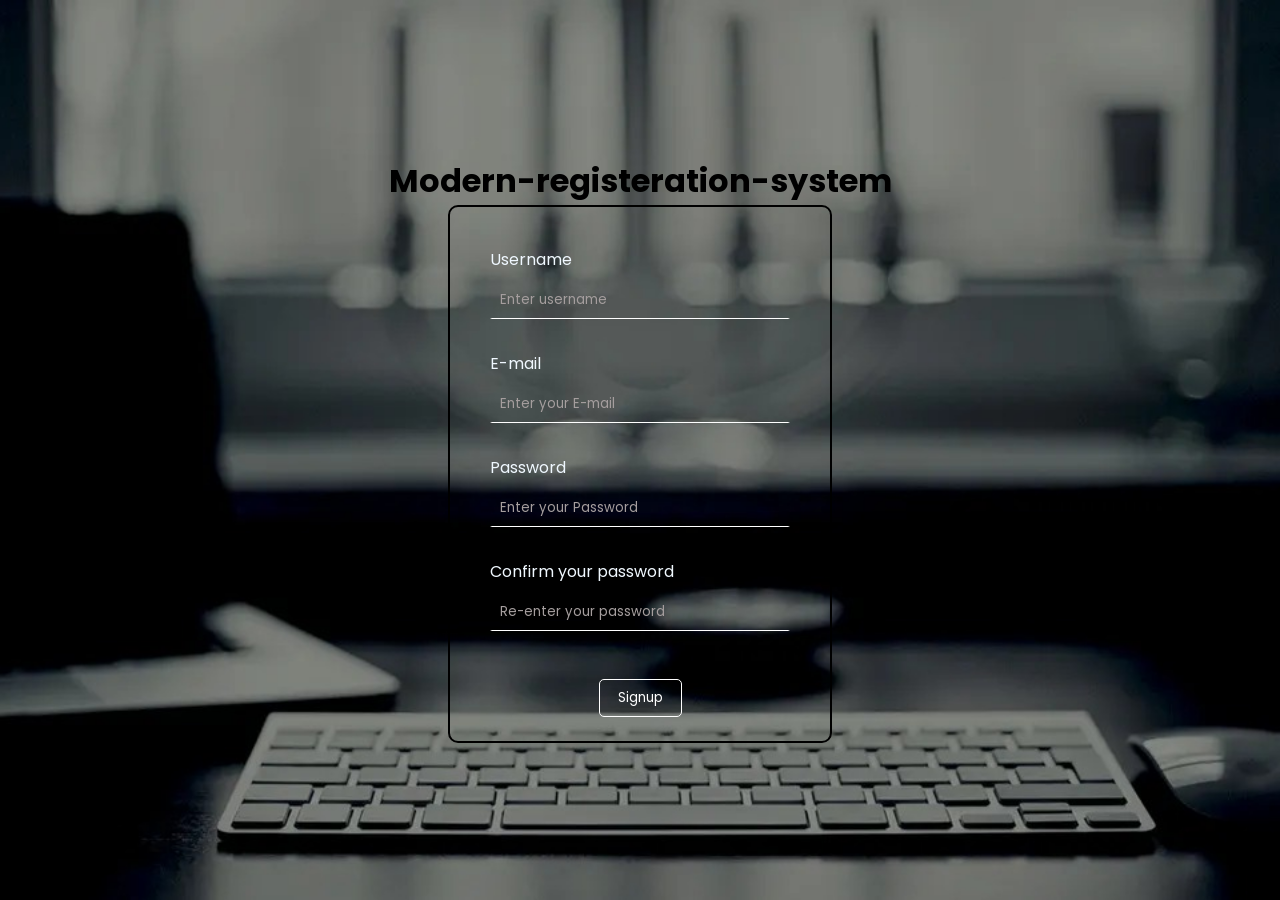
<file: index.html>
<!DOCTYPE html>
<html lang="en">
<head>
    <meta charset="UTF-8">
    <meta http-equiv="X-UA-Compatible" content="IE=edge">
    <meta name="viewport" content="width=device-width, initial-scale=1.0">
    <link rel="stylesheet" href="style.css">
    <title>Authentication</title>
</head>
<body>
    <h1>Modern-registeration-system</h1>
        <form class="info">
            <div>
                <label id="username">Username</label>
                <input id="name" type="text" placeholder="Enter username">
            </div>
            <div>
                <label id="email">E-mail</label>
                <input id="e-mail" type="email" placeholder="Enter your E-mail">
            </div>
            <div>
                <label id="pass">Password</label>
                <input id="password" type="password" placeholder="Enter your Password">
            </div>
            <div>
                <label id="conf">Confirm your password</label>
                <input id="confp" type="password" placeholder="Re-enter your password">
            </div>
            <button id="signup-btn">Signup</button>
        </form>
    
    <script src="main.js"></script>
</body>
</html>
</file>
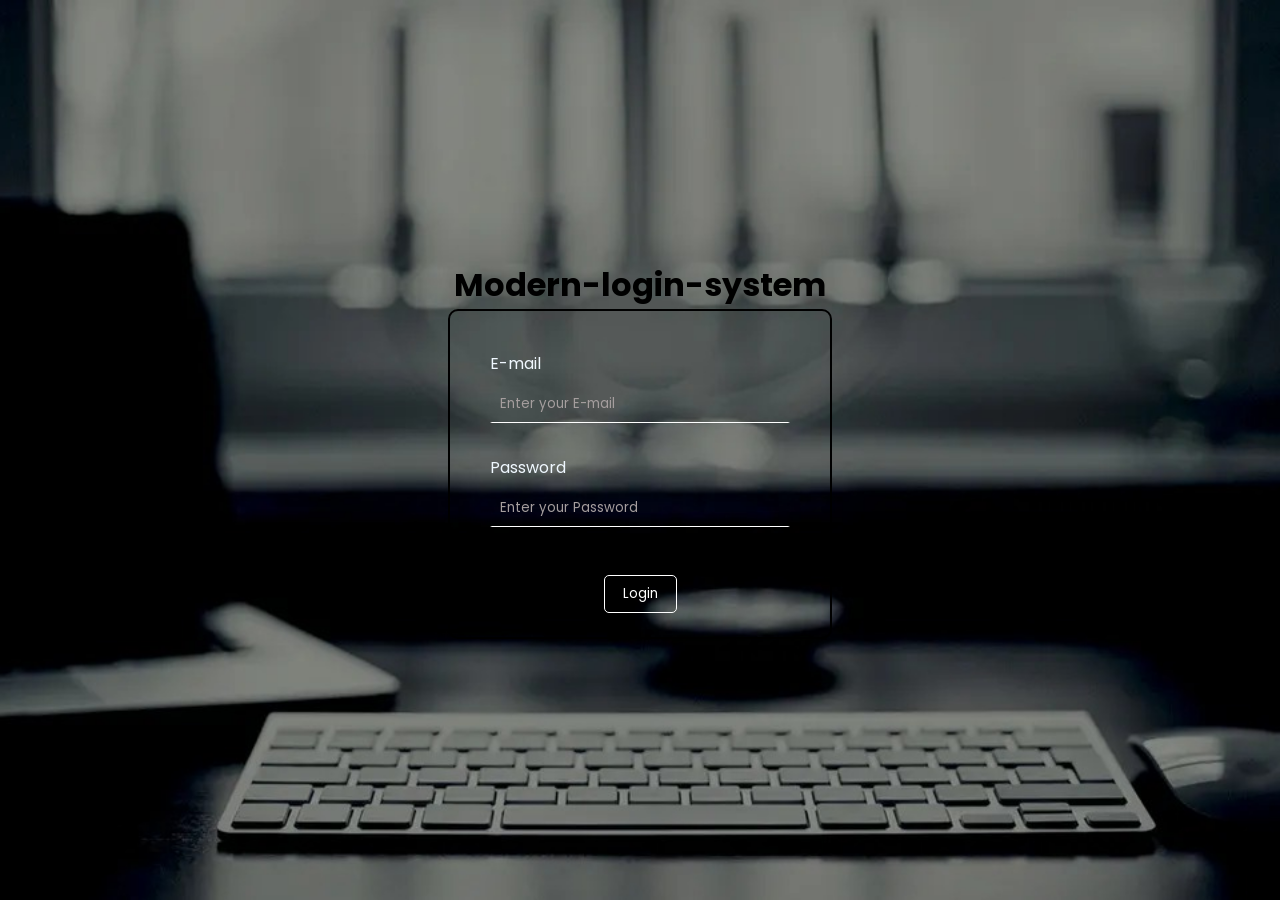
<file: login.html>
<!DOCTYPE html>
<html lang="en">
<head>
    <meta charset="UTF-8">
    <meta http-equiv="X-UA-Compatible" content="IE=edge">
    <meta name="viewport" content="width=device-width, initial-scale=1.0">
    <link rel="stylesheet" href="style.css">
    <title>login-home</title>
</head>
<body>
    <h1>Modern-login-system</h1>
        <form class="info">
            <div>
                <label id="email">E-mail</label>
                <input id="e-mail" type="email" placeholder="Enter your E-mail">
            </div>
            <div>
                <label id="pass">Password</label>
                <input id="password" type="password" placeholder="Enter your Password">
            </div>
            <button id="login-btn">Login</button>
    <script src="main.js"></script>
</body>
</html>
</file>
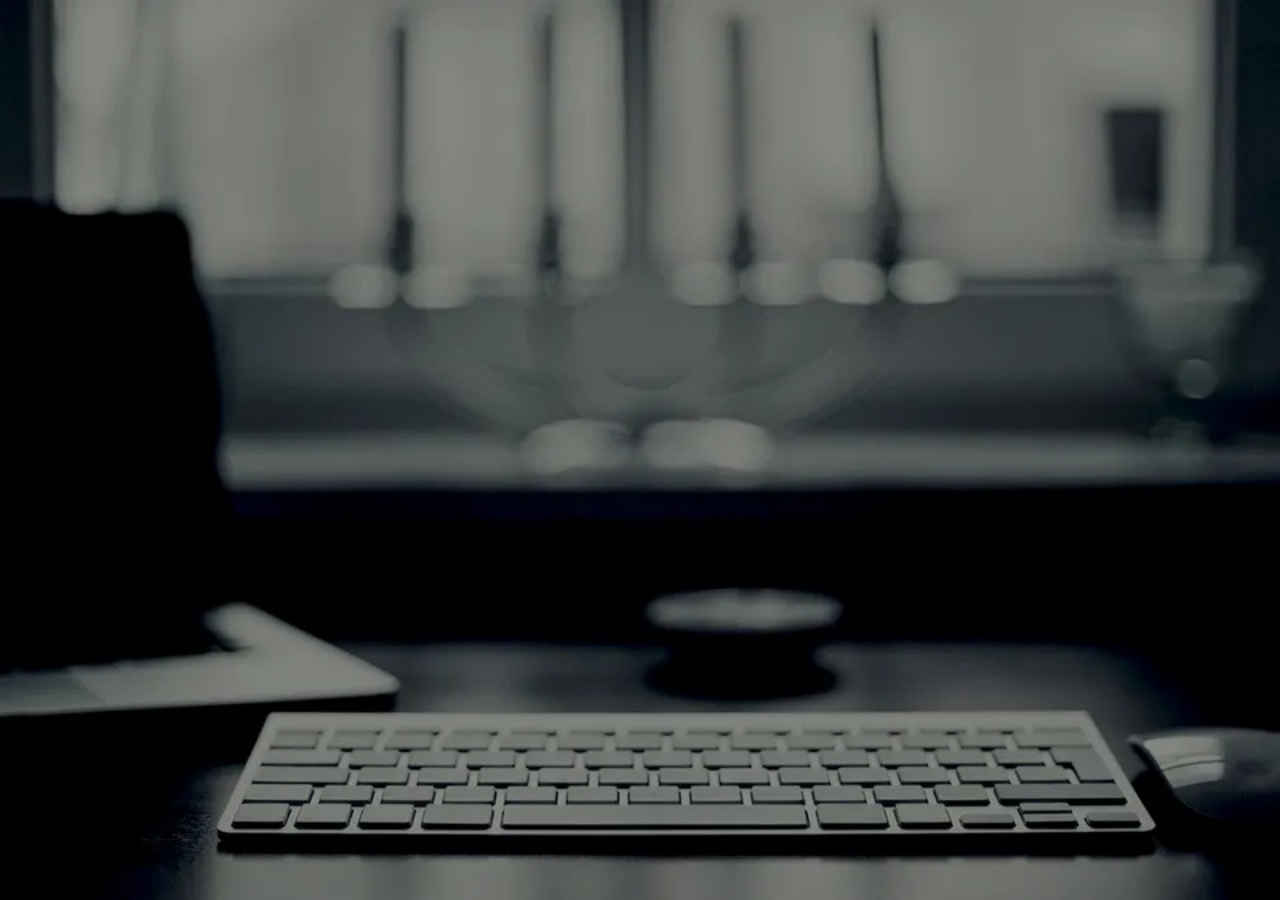
<file: welcome.html>
<!DOCTYPE html>
<html lang="en">
<head>
    <meta charset="UTF-8">
    <meta http-equiv="X-UA-Compatible" content="IE=edge">
    <meta name="viewport" content="width=device-width, initial-scale=1.0">
    <link rel="stylesheet" href="style.css">
    <title>welcome-page</title>
</head>
<body>
    <h1 id="wel"></h1>
    <script src="main.js"></script>
</body>
</html>
</file>
<file: style.css>
@import url('https://fonts.googleapis.com/css2?family=Poppins:ital,wght@0,100;0,200;0,300;0,400;0,500;0,600;0,700;0,800;0,900;1,100;1,200;1,300;1,400;1,500;1,600;1,700;1,800;1,900&family=Raleway:ital,wght@0,100;0,200;0,300;0,400;0,500;0,600;0,700;0,800;0,900;1,100;1,200;1,300;1,400;1,500;1,600;1,700;1,800;1,900&family=Roboto+Condensed:ital,wght@0,300;0,400;0,700;1,300;1,400;1,700&family=Roboto:ital,wght@0,100;0,300;0,400;0,500;0,700;0,900;1,100;1,300;1,400;1,500;1,700;1,900&display=swap');
*{
    margin: 0;
    padding: 0;
    box-sizing: border-box;
    font-family: 'Poppins', sans-serif;
}
body{
    background-image: url(web-bg7.jpeg);
    background-repeat: no-repeat;
    height: 100vh;
    background-size: cover;
    background-position: center;
    display: flex;
    align-items: center;
    justify-content: center;
    flex-direction: column;
    
}
.info{
    flex-direction: column;
    border: solid 2px black;
    border-radius: 10px;
    padding: 1.5rem;
    display: flex;
    width: 30%;
    align-items: center;
    justify-content: center;
}
.info div{
    color: aliceblue;
    padding: 1rem;
    display: flex;
    flex-direction: column;
    gap: 0.5rem;
    width: 100%;
}
.info div input{
    background-color: transparent;
    /* border: none/; */
    color: white;
    caret-color: white;
    padding: 8px;
    border-color: transparent;
    border-bottom: 1px solid white;
    outline-color: transparent;
    transition: 0.5s;
}

.info div input:focus{
    border-radius: 5px;
    border: 1px solid white;
}
.info div input::placeholder{
    color: rgb(165, 158, 158);
}
button{
    margin-top: 2rem;
    background-color: transparent;
    border: 1px solid white;
    border-radius: 5px;
    padding: 0.5rem 1.125rem;
    color: white;
    transition: 0.5s;
    cursor: pointer;
}
button:hover{
    border: transparent;
    background-color: white;
    color: black;
}
</file>
